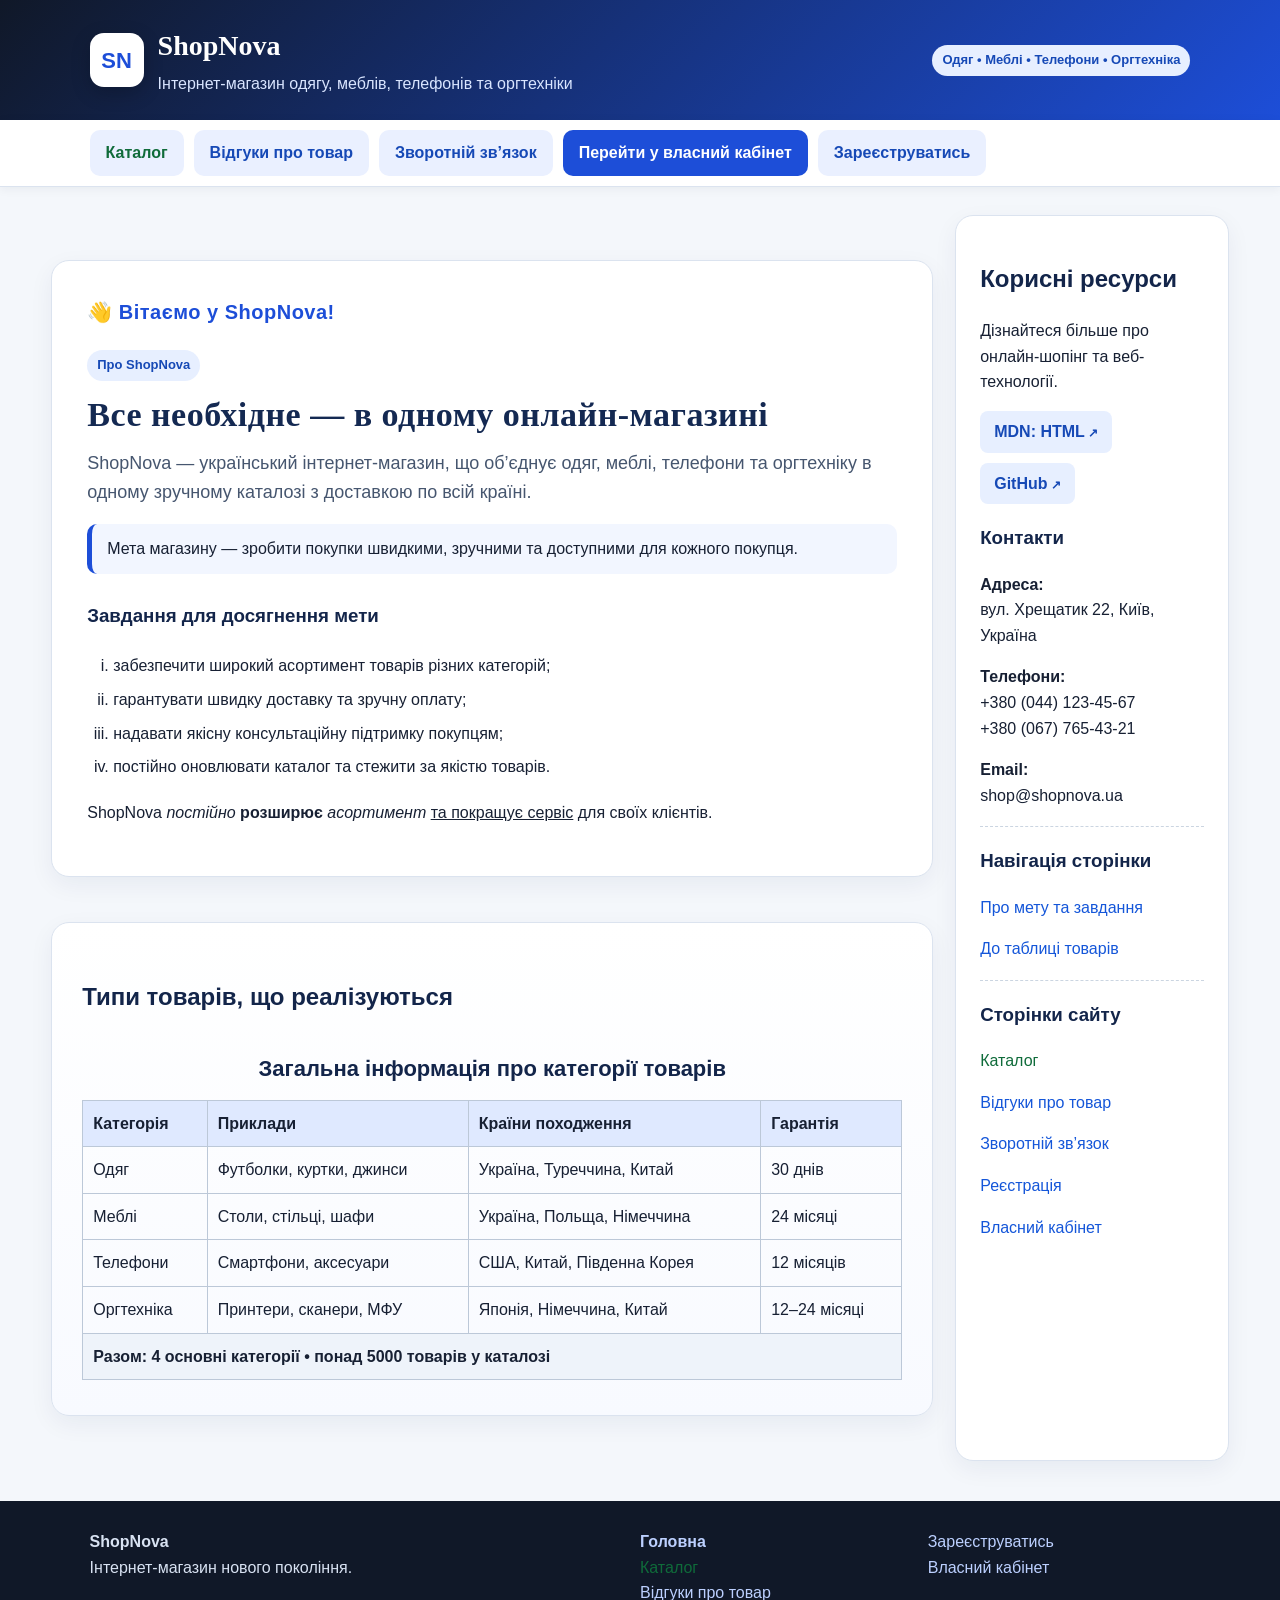
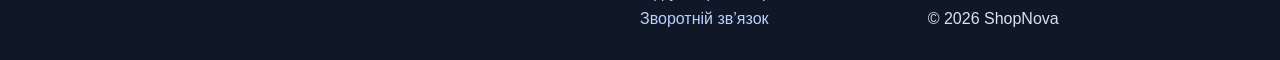
<file: index.html>
<!DOCTYPE html>
<html lang="uk">
<head>
    <meta charset="UTF-8">
    <meta name="viewport" content="width=device-width, initial-scale=1.0">
    <title>ShopNova — Інтернет-магазин</title>
    <link rel="stylesheet" href="style.css">
    <style>
        .hero h2 {
            letter-spacing: 0.5px;
        }

        #types {
            background: linear-gradient(180deg, #ffffff, #f8faff);
        }

        header {
            overflow: hidden;
        }

        .hero-falling {
            position: absolute;
            inset: 0;
            pointer-events: none;
            z-index: 0;
        }

            .hero-falling .falling-item {
                position: absolute;
                top: -60px;
                height: 38px;
                width: auto;
                border-radius: 8px;
                object-fit: cover;
                opacity: 0;
                will-change: transform, opacity;
                animation: fallDown linear forwards;
                box-shadow: 0 6px 16px rgba(0, 0, 0, .3);
            }

        @keyframes fallDown {
            0% {
                transform: translateY(0) rotate(0deg);
                opacity: 0;
            }

            10% {
                opacity: .95;
            }

            100% {
                transform: translateY(140vh) rotate(360deg);
                opacity: 0;
            }
        }

        header .brand,
        header .pill {
            position: relative;
            z-index: 1;
        }
    </style>
</head>
<body>

    <header>
        <div class="hero-falling" id="heroFalling" aria-hidden="true"></div>

        <div class="brand">
            <div class="logo" aria-label="Логотип ShopNova">SN</div>
            <div>
                <h1>ShopNova</h1>
                <p>Інтернет-магазин одягу, меблів, телефонів та оргтехніки</p>
            </div>
        </div>
        <span class="pill">Одяг • Меблі • Телефони • Оргтехніка</span>
    </header>

    <nav aria-label="Головне меню">
        <a href="catalog.html">Каталог</a>
        <a href="reviews.html">Відгуки про товар</a>
        <a href="feedback.html">Зворотній зв’язок</a>
        <a class="btn primary" href="cabinet.html">Перейти у власний кабінет</a>
        <a class="btn" href="register.html">Зареєструватись</a>
    </nav>

    <main>
        <div>
            <article id="goal">
                <section class="hero">
                    <span class="pill">Про ShopNova</span>
                    <h2>Все необхідне — в одному онлайн-магазині</h2>
                    <p class="lead">
                        ShopNova — український інтернет-магазин, що об’єднує
                        одяг, меблі, телефони та оргтехніку в одному зручному
                        каталозі з доставкою по всій країні.
                    </p>
                    <div class="note">
                        Мета магазину — зробити покупки швидкими, зручними
                        та доступними для кожного покупця.
                    </div>
                </section>

                <h3>Завдання для досягнення мети</h3>
                <ol type="i">
                    <li>забезпечити широкий асортимент товарів різних категорій;</li>
                    <li>гарантувати швидку доставку та зручну оплату;</li>
                    <li>надавати якісну консультаційну підтримку покупцям;</li>
                    <li>постійно оновлювати каталог та стежити за якістю товарів.</li>
                </ol>

                <p>
                    <span>ShopNova</span>
                    <i>постійно</i>
                    <b>розширює</b>
                    <em>асортимент</em>
                    <u>та покращує сервіс</u>
                    для своїх клієнтів.
                </p>
            </article>

            <article id="types">
                <h2>Типи товарів, що реалізуються</h2>
                <div class="table-wrap">
                    <table class="founders">
                        <caption>Загальна інформація про категорії товарів</caption>
                        <thead>
                            <tr>
                                <th>Категорія</th>
                                <th>Приклади</th>
                                <th>Країни походження</th>
                                <th>Гарантія</th>
                            </tr>
                        </thead>
                        <tbody>
                            <tr>
                                <td>Одяг</td>
                                <td>Футболки, куртки, джинси</td>
                                <td>Україна, Туреччина, Китай</td>
                                <td>30 днів</td>
                            </tr>
                            <tr>
                                <td>Меблі</td>
                                <td>Столи, стільці, шафи</td>
                                <td>Україна, Польща, Німеччина</td>
                                <td>24 місяці</td>
                            </tr>
                            <tr>
                                <td>Телефони</td>
                                <td>Смартфони, аксесуари</td>
                                <td>США, Китай, Південна Корея</td>
                                <td>12 місяців</td>
                            </tr>
                            <tr>
                                <td>Оргтехніка</td>
                                <td>Принтери, сканери, МФУ</td>
                                <td>Японія, Німеччина, Китай</td>
                                <td>12–24 місяці</td>
                            </tr>
                        </tbody>
                        <tfoot>
                            <tr>
                                <td colspan="4">
                                    Разом: 4 основні категорії • понад 5000 товарів у каталозі
                                </td>
                            </tr>
                        </tfoot>
                    </table>
                </div>
            </article>
        </div>

        <aside>
            <h2>Корисні ресурси</h2>
            <p>Дізнайтеся більше про онлайн-шопінг та веб-технології.</p>
            <div class="links">
                <a href="https://developer.mozilla.org/uk/docs/Web/HTML" target="_blank" rel="noopener noreferrer">MDN: HTML</a>
                <a href="https://github.com/Drinoar/frontendlab4" target="_blank" rel="noopener noreferrer">GitHub</a>
            </div>

           
            <h3>Контакти</h3>
            <p><b>Адреса:</b><br>вул. Хрещатик 22, Київ, Україна</p>
            <p><b>Телефони:</b><br>+380 (044) 123-45-67<br>+380 (067) 765-43-21</p>
            <p><b>Email:</b><br>shop@shopnova.ua</p>
            <hr>
            <h3>Навігація сторінки</h3>
            <p><a href="#goal">Про мету та завдання</a></p>
            <p><a href="#types">До таблиці товарів</a></p>
            <hr>
            <h3>Сторінки сайту</h3>
            <p><a href="catalog.html">Каталог</a></p>
            <p><a href="reviews.html">Відгуки про товар</a></p>
            <p><a href="feedback.html">Зворотній зв’язок</a></p>
            <p><a href="register.html">Реєстрація</a></p>
            <p><a href="cabinet.html">Власний кабінет</a></p>
        </aside>
    </main>

    <footer>
        <div class="footer-grid">
            <div>
                <strong>ShopNova</strong><br>
                Інтернет-магазин нового покоління.
            </div>
            <div>
                <a href="index.html">Головна</a><br>
                <a href="catalog.html">Каталог</a><br>
                <a href="reviews.html">Відгуки про товар</a><br>
                <a href="feedback.html">Зворотній зв’язок</a>
            </div>
            <div>
                <a href="register.html">Зареєструватись</a><br>
                <a href="cabinet.html">Власний кабінет</a><br><br>
                © 2026 ShopNova
            </div>
        </div>
    </footer>

    <script>
        (function () {
            const container = document.getElementById("heroFalling");
            if (!container) return;

            const images = [
                "https://images.unsplash.com/photo-1521572163474-6864f9cf17ab?auto=format&fit=crop&w=200&q=60",
                "https://images.unsplash.com/photo-1555041469-a586c61ea9bc?auto=format&fit=crop&w=200&q=60",
                "https://images.unsplash.com/photo-1511707171634-5f897ff02aa9?auto=format&fit=crop&w=200&q=60",
                "https://images.unsplash.com/photo-1612815154858-60aa4c59eaa6?auto=format&fit=crop&w=200&q=60",
                "https://images.unsplash.com/photo-1542291026-7eec264c27ff?auto=format&fit=crop&w=200&q=60",
                "https://images.unsplash.com/photo-1523275335684-37898b6baf30?auto=format&fit=crop&w=200&q=60"
            ];

            function spawn() {
                const img = document.createElement("img");
                img.src = images[Math.floor(Math.random() * images.length)];
                img.alt = "";
                img.className = "falling-item";

                const headerWidth = container.clientWidth || 800;
                img.style.left = Math.random() * Math.max(headerWidth - 60, 0) + "px";

                const duration = 4 + Math.random() * 4;
                img.style.animationDuration = duration + "s";

                container.appendChild(img);

                img.addEventListener("animationend", () => img.remove());
            }

            spawn();
            setInterval(spawn, 900);
        })();
    </script>

</body>
</html>
</file>
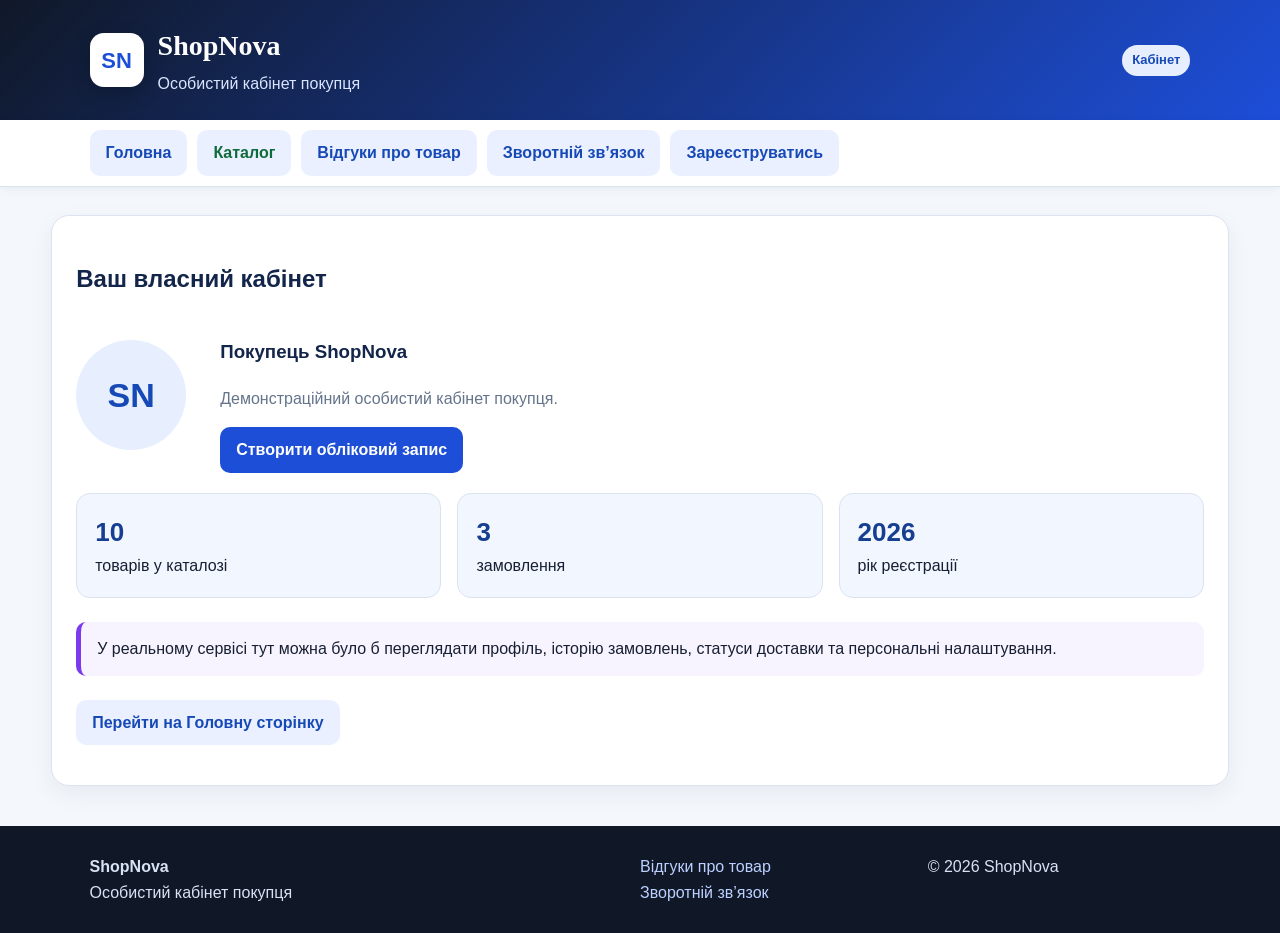
<file: cabinet.html>
<!DOCTYPE html>
<html lang="uk">
<head>
    <meta charset="UTF-8">
    <meta name="viewport" content="width=device-width, initial-scale=1.0">
    <title>Власний кабінет — ShopNova</title>
    <link rel="stylesheet" href="style.css">
</head>
<body>
    <header>
        <div class="brand">
            <div class="logo">SN</div>
            <div>
                <h1>ShopNova</h1>
                <p>Особистий кабінет покупця</p>
            </div>
        </div>
        <span class="pill">Кабінет</span>
    </header>

    <nav aria-label="Навігація">
        <a href="index.html">Головна</a>
        <a href="catalog.html">Каталог</a>
        <a href="reviews.html">Відгуки про товар</a>
        <a href="feedback.html">Зворотній зв’язок</a>
        <a class="btn" href="register.html">Зареєструватись</a>
    </nav>

    <main class="full">
        <article>
            <h2>Ваш власний кабінет</h2>
            <div class="profile-card">
                <div class="avatar">SN</div>
                <div>
                    <h3>Покупець ShopNova</h3>
                    <p class="muted">Демонстраційний особистий кабінет покупця.</p>
                    <a href="register.html" class="btn primary">Створити обліковий запис</a>
                </div>
            </div>

            <div class="account-box">
                <div class="stat"><strong>10</strong>товарів у каталозі</div>
                <div class="stat"><strong>3</strong>замовлення</div>
                <div class="stat"><strong>2026</strong>рік реєстрації</div>
            </div>

            <div class="register-note" style="margin-top:24px">
                У реальному сервісі тут можна було б переглядати профіль,
                історію замовлень, статуси доставки та персональні налаштування.
            </div>

            <p style="margin-top:24px">
                <a class="btn" href="index.html">Перейти на Головну сторінку</a>
            </p>
        </article>
    </main>

    <footer>
        <div class="footer-grid">
            <div><strong>ShopNova</strong><br>Особистий кабінет покупця</div>
            <div>
                <a href="reviews.html">Відгуки про товар</a><br>
                <a href="feedback.html">Зворотній зв’язок</a>
            </div>
            <div>© 2026 ShopNova</div>
            </
</file>
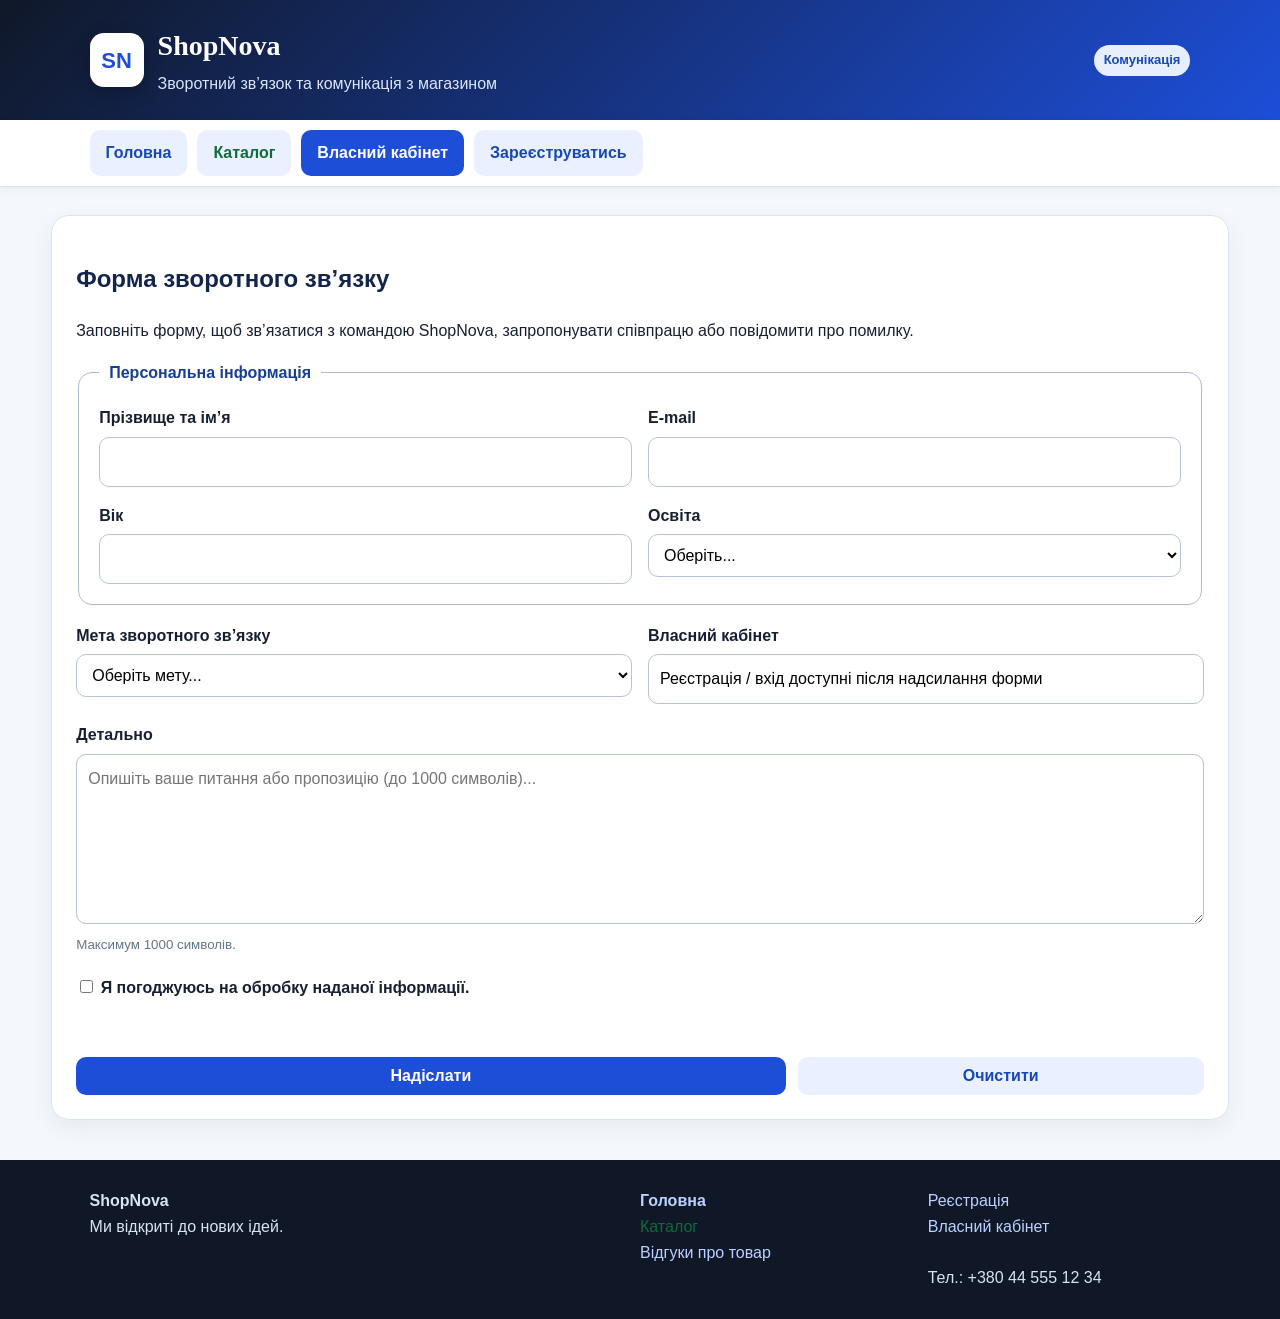
<file: feedback.html>
<!DOCTYPE html>
<html lang="uk">
<head>
    <meta charset="UTF-8">
    <meta name="viewport" content="width=device-width, initial-scale=1.0">
    <title>Зворотний зв’язок — ShopNova</title>
    <link rel="stylesheet" href="style.css">
    <style>
        .details-wrap {
            position: relative;
        }

        #details:hover {
            background: #fff8e1;
            border: 2px solid #f59e0b;
            box-shadow: 0 8px 20px rgba(245, 158, 11, .45);
        }

        .details-tooltip {
            position: absolute;
            top: 50%;
            left: calc(100% + 14px);
            transform: translateY(-50%) translateX(-8px);
            width: 250px;
            padding: 12px 14px;
            background: #13254a;
            color: #fff;
            border-radius: 10px;
            font-size: 14px;
            line-height: 1.4;
            box-shadow: 0 8px 20px rgba(0, 0, 0, .25);
            opacity: 0;
            pointer-events: none;
            transition: opacity .25s ease, transform .25s ease;
            z-index: 20;
        }

            .details-tooltip::before {
                content: "";
                position: absolute;
                top: 50%;
                left: -8px;
                transform: translateY(-50%);
                border: 8px solid transparent;
                border-right-color: #13254a;
            }

        .details-wrap:hover .details-tooltip {
            opacity: 1;
            transform: translateY(-50%) translateX(0);
        }

        @media (max-width: 900px) {
            .details-tooltip {
                position: static;
                transform: none;
                width: auto;
                margin-top: 10px;
                opacity: 1;
            }

                .details-tooltip::before {
                    display: none;
                }

            .details-wrap:hover .details-tooltip {
                transform: none;
            }
        }
    </style>
</head>
<body>

    <header>
        <div class="brand">
            <div class="logo" aria-label="Логотип ShopNova">SN</div>
            <div>
                <h1>ShopNova</h1>
                <p>Зворотний зв’язок та комунікація з магазином</p>
            </div>
        </div>
        <span class="pill">Комунікація</span>
    </header>

    <nav aria-label="Навігація">
        <a href="index.html">Головна</a>
        <a href="catalog.html">Каталог</a>
        <a class="btn primary" href="cabinet.html">Власний кабінет</a>
        <a class="btn" href="register.html">Зареєструватись</a>
    </nav>

    <main class="full">
        <article>
            <h2>Форма зворотного зв’язку</h2>
            <p class="lead">
                Заповніть форму, щоб зв’язатися з командою ShopNova,
                запропонувати співпрацю або повідомити про помилку.
            </p>

            <form id="feedbackForm" action="#" method="post" novalidate>
                <fieldset>
                    <legend>Персональна інформація</legend>

                    <div class="grid2">
                        <div class="field">
                            <label for="fullname">Прізвище та ім’я</label>
                            <input id="fullname" name="fullname" type="text" minlength="3" required>
                        </div>

                        <div class="field">
                            <label for="email">E-mail</label>
                            <input id="email" name="email" type="email" required>
                        </div>

                        <div class="field">
                            <label for="age">Вік</label>
                            <input id="age" name="age" type="number" min="14" max="120" required>
                        </div>

                        <div class="field">
                            <label for="education">Освіта</label>
                            <select id="education" name="education" required>
                                <option value="">Оберіть...</option>
                                <option value="повна">повна</option>
                                <option value="неповна">неповна</option>
                                <option value="вища">вища</option>
                                <option value="професійна">професійна</option>
                            </select>
                        </div>
                    </div>
                </fieldset>

                <div class="grid2">
                    <div class="field">
                        <label for="purpose">Мета зворотного зв’язку</label>
                        <select id="purpose" name="purpose" required>
                            <option value="">Оберіть мету...</option>
                            <option value="співпраця">співпраця</option>
                            <option value="скарга">скарга на порушення права власності</option>
                            <option value="пропозиція">пропозиція</option>
                            <option value="помилка">наявність помилки</option>
                        </select>
                    </div>

                    <div class="field">
                        <label for="cabinet">Власний кабінет</label>
                        <input id="cabinet" name="cabinet" type="text"
                               value="Реєстрація / вхід доступні після надсилання форми" readonly>
                    </div>
                </div>

                <div class="field">
                    <label for="details">Детально</label>
                    <div class="details-wrap">
                        <textarea id="details" name="details" maxlength="1000"
                                  placeholder="Опишіть ваше питання або пропозицію (до 1000 символів)..."
                                  required></textarea>
                        <div class="details-tooltip" role="tooltip">
                            Ваша думка для нас важлива! Конкретизуйте мету звернення, будь ласка.
                        </div>
                    </div>
                    <small class="muted">Максимум 1000 символів.</small>
                </div>

                <label>
                    <input type="checkbox" id="consent" name="consent" required>
                    Я погоджуюсь на обробку наданої інформації.
                </label>

                <div id="form-message" style="margin-top: 15px; font-weight: bold;"></div>

                <div class="actions">
                    <button class="btn primary" type="submit">Надіслати</button>
                    <button class="btn" type="reset">Очистити</button>
                </div>
            </form>
        </article>
    </main>

    <footer>
        <div class="footer-grid">
            <div>
                <strong>ShopNova</strong><br>
                Ми відкриті до нових ідей.
            </div>
            <div>
                <a href="index.html">Головна</a><br>
                <a href="catalog.html">Каталог</a><br>
                <a href="reviews.html">Відгуки про товар</a>
            </div>
            <div>
                <a href="register.html">Реєстрація</a><br>
                <a href="cabinet.html">Власний кабінет</a><br><br>
                Тел.: +380 44 555 12 34
            </div>
        </div>
    </footer>

    <script>
        document.getElementById("feedbackForm").addEventListener("submit", function (event) {
            event.preventDefault();

            const fullname = document.getElementById("fullname").value.trim();
            const email = document.getElementById("email").value.trim();
            const age = Number(document.getElementById("age").value);
            const education = document.getElementById("education").value;
            const purpose = document.getElementById("purpose").value;
            const details = document.getElementById("details").value.trim();
            const consent = document.getElementById("consent").checked;
            const message = document.getElementById("form-message");

            message.textContent = "";

            const namePattern = /^[А-ЯІЇЄҐа-яіїєґA-Za-z' -]+$/;

            if (fullname.length < 3) {
                message.textContent = "Помилка: прізвище та ім’я повинні містити не менше 3 символів.";
                return;
            }
            if (!namePattern.test(fullname)) {
                message.textContent = "Помилка: прізвище та ім’я не повинні містити цифр або спеціальних символів.";
                return;
            }

            const emailPattern = /^[^\s@]+@[^\s@]+\.[^\s@]+$/;
            if (!emailPattern.test(email)) {
                message.textContent = "Помилка: введіть коректний E-mail.";
                return;
            }

            if (isNaN(age) || age < 14 || age > 120) {
                message.textContent = "Помилка: вік повинен бути від 14 до 120 років.";
                return;
            }

            if (education === "") {
                message.textContent = "Помилка: виберіть рівень освіти.";
                return;
            }

            if (purpose === "") {
                message.textContent = "Помилка: виберіть мету зворотного зв’язку.";
                return;
            }

            if (details.length === 0) {
                message.textContent = "Помилка: заповніть поле «Детально».";
                return;
            }
            if (details.length > 1000) {
                message.textContent = "Помилка: текст не повинен перевищувати 1000 символів.";
                return;
            }

            if (!consent) {
                message.textContent = "Помилка: необхідно погодитися на обробку інформації.";
                return;
            }

            message.textContent = "Форму успішно перевірено та надіслано!";
        });

        document.getElementById("feedbackForm").addEventListener("reset", function () {
            document.getElementById("form-message").textContent = "";
        });
    </script>

</body>
</html>
</file>
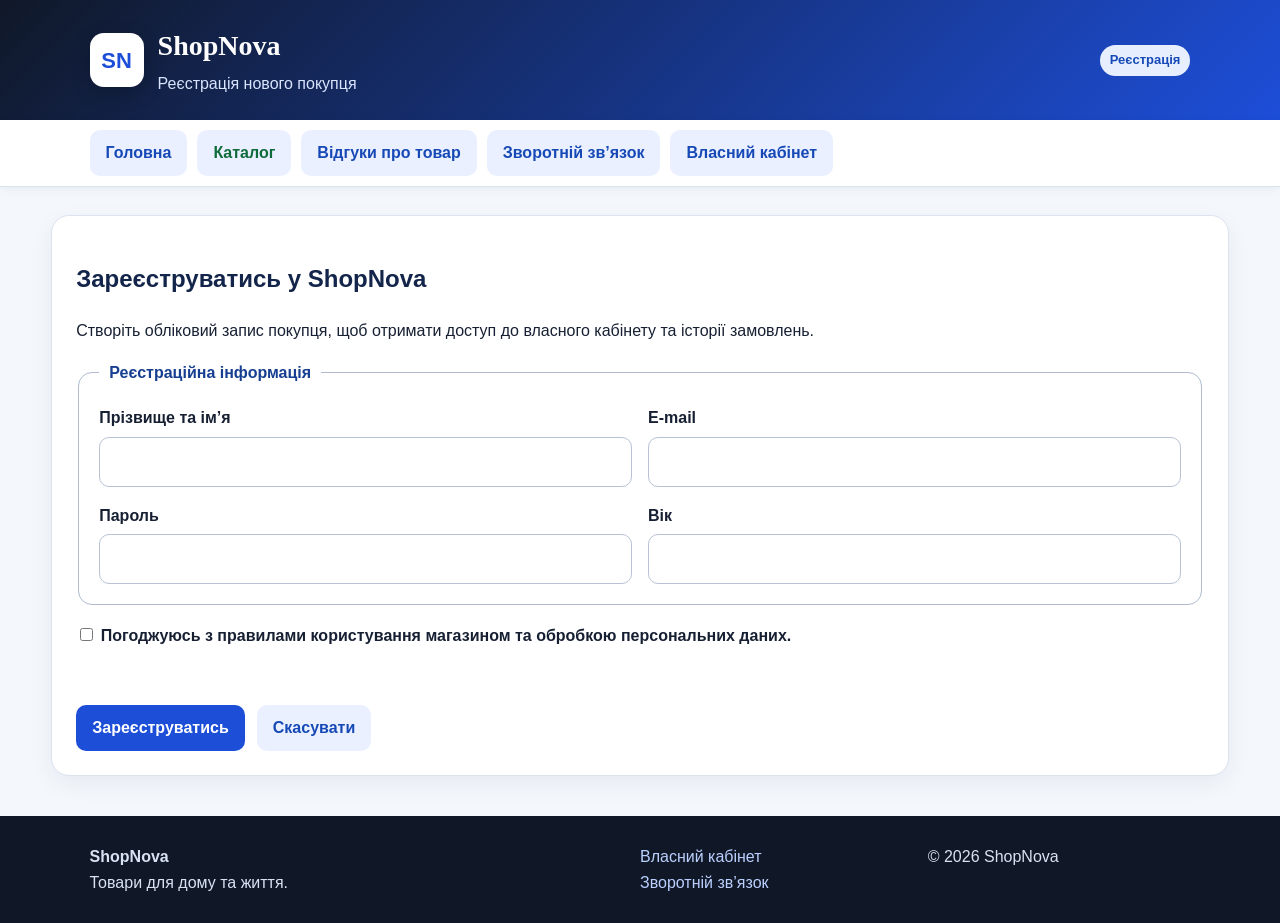
<file: register.html>
<!DOCTYPE html>
<html lang="uk">

<head>
    <meta charset="UTF-8">
    <meta name="viewport" content="width=device-width, initial-scale=1.0">

    <title>Реєстрація — ShopNova</title>

    <link rel="stylesheet" href="style.css">
</head>

<body>

    <header>

        <div class="brand">

            <div class="logo">
                SN
            </div>

            <div>
                <h1>ShopNova</h1>
                <p>Реєстрація нового покупця</p>
            </div>

        </div>

        <span class="pill">
            Реєстрація
        </span>

    </header>


    <nav aria-label="Навігація">

        <a href="index.html">
            Головна
        </a>

        <a href="catalog.html">
            Каталог
        </a>

        <a href="reviews.html">
            Відгуки про товар
        </a>

        <a href="feedback.html">
            Зворотній зв’язок
        </a>

        <a class="btn" href="cabinet.html">
            Власний кабінет
        </a>

       
        <a class="btn active-page" href="register.html">
            Зареєструватись
        </a>

    </nav>


    <main class="full">

        <article>

            <h2>
                Зареєструватись у ShopNova
            </h2>

            <p class="lead">
                Створіть обліковий запис покупця,
                щоб отримати доступ до власного кабінету
                та історії замовлень.
            </p>


            <form id="registrationForm"
                  action="cabinet.html"
                  method="get"
                  novalidate>

                <fieldset>

                    <legend>
                        Реєстраційна інформація
                    </legend>


                    <div class="grid2">


                        <div class="field">

                            <label for="reg-name">
                                Прізвище та ім’я
                            </label>

                            <input id="reg-name"
                                   name="name"
                                   type="text"
                                   minlength="3"
                                   required>

                        </div>


                        <div class="field">

                            <label for="reg-email">
                                E-mail
                            </label>

                            <input id="reg-email"
                                   name="email"
                                   type="email"
                                   required>

                        </div>


                        <div class="field">

                            <label for="reg-password">
                                Пароль
                            </label>

                            <input id="reg-password"
                                   name="password"
                                   type="password"
                                   minlength="6"
                                   required>

                        </div>



                        <div class="field">

                            <label for="reg-age">
                                Вік
                            </label>

                            <input id="reg-age"
                                   name="age"
                                   type="number"
                                   min="14"
                                   max="120"
                                   required>

                        </div>

                    </div>

                </fieldset>



                <label>

                    <input id="agreement"
                           type="checkbox"
                           required>

                    Погоджуюсь з правилами користування
                    магазином та обробкою персональних даних.

                </label>



                <div id="form-message"
                     style="margin-top: 15px; font-weight: bold;"></div>



                <div class="actions">

                    <button class="btn primary"
                            type="submit">
                        Зареєструватись
                    </button>


                    <a class="btn"
                       href="index.html">
                        Скасувати
                    </a>

                </div>

            </form>

        </article>

    </main>


    <footer>

        <div class="footer-grid">


            <div>

                <strong>
                    ShopNova
                </strong>

                <br>

                Товари для дому та життя.

            </div>


            <div>

                <a href="cabinet.html">
                    Власний кабінет
                </a>

                <br>

                <a href="feedback.html">
                    Зворотній зв’язок
                </a>

            </div>


            <div>
                © 2026 ShopNova
            </div>

        </div>

    </footer>


    <script>

        document
            .getElementById("registrationForm")
            .addEventListener("submit", function (event) {

                event.preventDefault();


                const name =
                    document
                        .getElementById("reg-name")
                        .value
                        .trim();


                const email =
                    document
                        .getElementById("reg-email")
                        .value
                        .trim();


                const password =
                    document
                        .getElementById("reg-password")
                        .value;


                const age =
                    Number(
                        document
                            .getElementById("reg-age")
                            .value
                    );


                const agreement =
                    document
                        .getElementById("agreement")
                        .checked;


                const message =
                    document
                        .getElementById("form-message");


                message.textContent = "";



              
                const namePattern =
                    /^[А-ЯІЇЄҐа-яіїєґA-Za-z' -]+$/;


                if (name.length === 0) {

                    message.textContent =
                        "Помилка: введіть прізвище та ім’я.";

                    return;
                }


                if (name.length < 3) {

                    message.textContent =
                        "Помилка: прізвище та ім’я повинні містити не менше 3 символів.";

                    return;
                }


                if (!namePattern.test(name)) {

                    message.textContent =
                        "Помилка: прізвище та ім’я не повинні містити цифр або спеціальних символів.";

                    return;
                }



                
                const emailPattern =
                    /^[^\s@]+@[^\s@]+\.[^\s@]+$/;


                if (email.length === 0) {

                    message.textContent =
                        "Помилка: введіть E-mail.";

                    return;
                }


                if (!emailPattern.test(email)) {

                    message.textContent =
                        "Помилка: введіть коректний E-mail (наприклад, user@mail.com).";

                    return;
                }



               
                if (password.length === 0) {

                    message.textContent =
                        "Помилка: введіть пароль.";

                    return;
                }


                if (password.length < 6) {

                    message.textContent =
                        "Помилка: пароль повинен містити не менше 6 символів.";

                    return;
                }


                if (password.length > 32) {

                    message.textContent =
                        "Помилка: пароль не повинен перевищувати 32 символи.";

                    return;
                }



              
                if (
                    isNaN(age) ||
                    age < 14 ||
                    age > 120
                ) {

                    message.textContent =
                        "Помилка: вік повинен бути від 14 до 120 років.";

                    return;
                }



                
                if (!agreement) {

                    message.textContent =
                        "Помилка: необхідно погодитися з правилами користування магазином.";

                    return;
                }



                /* Успішна реєстрація */
                message.textContent =
                    "Реєстрація успішна! Зачекайте, будь ласка…";



                setTimeout(function () {

                    window.location.href =
                        "cabinet.html";

                }, 1500);

            });



        
        document
            .getElementById("registrationForm")
            .addEventListener("reset", function () {

                document.getElementById("form-message").textContent = "";

            });

    </script>


</body>

</html>
</file>
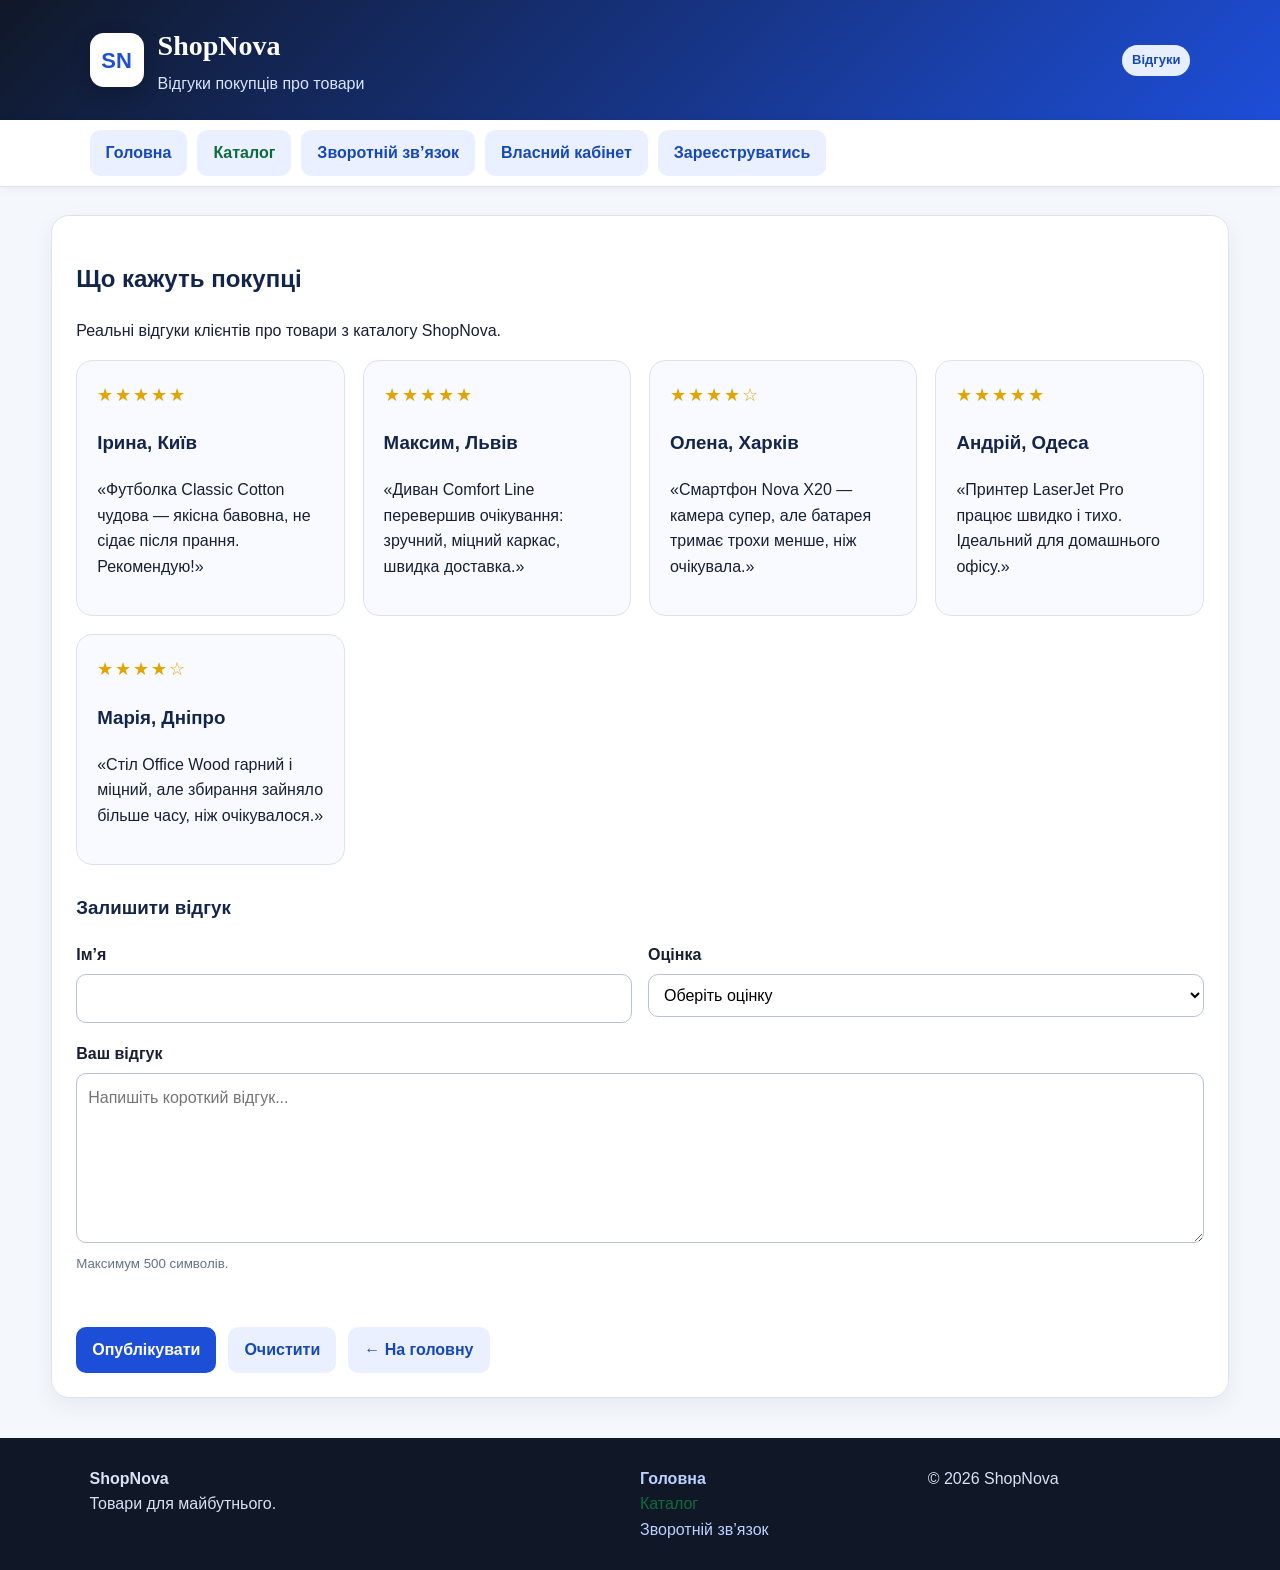
<file: reviews.html>
<!DOCTYPE html>
<html lang="uk">
<head>
    <meta charset="UTF-8">
    <meta name="viewport" content="width=device-width, initial-scale=1.0">
    <title>Відгуки про товар — ShopNova</title>
    <link rel="stylesheet" href="style.css">
</head>
<body>
    <header>
        <div class="brand">
            <div class="logo">SN</div>
            <div>
                <h1>ShopNova</h1>
                <p>Відгуки покупців про товари</p>
            </div>
        </div>
        <span class="pill">Відгуки</span>
    </header>

    <nav aria-label="Навігація">
        <a href="index.html">Головна</a>
        <a href="catalog.html">Каталог</a>
        <a href="feedback.html">Зворотній зв’язок</a>
        <a class="btn" href="cabinet.html">Власний кабінет</a>
        <a class="btn" href="register.html">Зареєструватись</a>
    </nav>

    <main class="full">
        <article>
            <h2>Що кажуть покупці</h2>
            <p class="lead">Реальні відгуки клієнтів про товари з каталогу ShopNova.</p>

            <div class="review-grid">
                <section class="review">
                    <div class="stars">★★★★★</div>
                    <h3>Ірина, Київ</h3>
                    <p>«Футболка Classic Cotton чудова — якісна бавовна, не сідає після прання. Рекомендую!»</p>
                </section>
                <section class="review">
                    <div class="stars">★★★★★</div>
                    <h3>Максим, Львів</h3>
                    <p>«Диван Comfort Line перевершив очікування: зручний, міцний каркас, швидка доставка.»</p>
                </section>
                <section class="review">
                    <div class="stars">★★★★☆</div>
                    <h3>Олена, Харків</h3>
                    <p>«Смартфон Nova X20 — камера супер, але батарея тримає трохи менше, ніж очікувала.»</p>
                </section>
                <section class="review">
                    <div class="stars">★★★★★</div>
                    <h3>Андрій, Одеса</h3>
                    <p>«Принтер LaserJet Pro працює швидко і тихо. Ідеальний для домашнього офісу.»</p>
                </section>
                <section class="review">
                    <div class="stars">★★★★☆</div>
                    <h3>Марія, Дніпро</h3>
                    <p>«Стіл Office Wood гарний і міцний, але збирання зайняло більше часу, ніж очікувалося.»</p>
                </section>
            </div>

            <section style="margin-top:28px">
                <h3>Залишити відгук</h3>
                <form id="reviewForm" action="#" method="post" novalidate>
                    <div class="grid2">
                        <div class="field">
                            <label for="review-name">Ім’я</label>
                            <input id="review-name" name="review-name" type="text" minlength="2" required>
                        </div>
                        <div class="field">
                            <label for="review-rating">Оцінка</label>
                            <select id="review-rating" name="review-rating" required>
                                <option value="">Оберіть оцінку</option>
                                <option value="5">5 — відмінно</option>
                                <option value="4">4 — добре</option>
                                <option value="3">3 — задовільно</option>
                                <option value="2">2 — потребує покращення</option>
                                <option value="1">1 — незадовільно</option>
                            </select>
                        </div>
                    </div>
                    <div class="field">
                        <label for="review-text">Ваш відгук</label>
                        <textarea id="review-text" name="review-text" maxlength="500" placeholder="Напишіть короткий відгук..." required></textarea>
                        <small class="muted">Максимум 500 символів.</small>
                    </div>

                    <div id="review-message" style="margin-top: 15px; font-weight: bold;"></div>

                    <div class="actions">
                        <button class="btn primary" type="submit">Опублікувати</button>
                        <button class="btn" type="reset">Очистити</button>
                        <a class="btn" href="index.html">← На головну</a>
                    </div>
                </form>
            </section>
        </article>
    </main>

    <footer>
        <div class="footer-grid">
            <div><strong>ShopNova</strong><br>Товари для майбутнього.</div>
            <div>
                <a href="index.html">Головна</a><br>
                <a href="catalog.html">Каталог</a><br>
                <a href="feedback.html">Зворотній зв’язок</a>
            </div>
            <div>© 2026 ShopNova</div>
        </div>
    </footer>

    <script>
    document
            .getElementById("reviewForm")
            .addEventListener("submit", function (event) {

                event.preventDefault();

                const name =
                    document.getElementById("review-name").value.trim();

                const rating =
                    document.getElementById("review-rating").value;

                const text =
                    document.getElementById("review-text").value.trim();

                const message =
                    document.getElementById("review-message");

                message.textContent = "";


                const namePattern =
                    /^[А-ЯІЇЄҐа-яіїєґA-Za-z' -]+$/;

                if (name.length < 2) {
                    message.textContent =
                        "Помилка: ім’я повинно містити не менше 2 символів.";
                    return;
                }

                if (!namePattern.test(name)) {
                    message.textContent =
                        "Помилка: ім’я не повинно містити цифр або спеціальних символів.";
                    return;
                }


                if (rating === "") {
                    message.textContent =
                        "Помилка: будь ласка, оберіть оцінку.";
                    return;
                }

                if (Number(rating) < 1 || Number(rating) > 5) {
                    message.textContent =
                        "Помилка: оцінка повинна бути від 1 до 5.";
                    return;
                }


                if (text.length === 0) {
                    message.textContent =
                        "Помилка: будь ласка, напишіть текст відгуку.";
                    return;
                }

                if (text.length < 10) {
                    message.textContent =
                        "Помилка: відгук повинен містити не менше 10 символів.";
                    return;
                }

                if (text.length > 500) {
                    message.textContent =
                        "Помилка: відгук не повинен перевищувати 500 символів.";
                    return;
                }


                message.textContent =
                    "Дякуємо! Ваш відгук буде опубліковано після перевірки модератором.";

                document.getElementById("reviewForm").reset();
            });


        document
            .getElementById("reviewForm")
            .addEventListener("reset", function () {
                document.getElementById("review-message").textContent = "";
            });</script>

</body>
</html>
</file>
<file: style.css>
* {
    box-sizing: border-box;
}

html {
    scroll-behavior: smooth;
}

body {
    margin: 0;
    font-family: 'Segoe UI', Tahoma, sans-serif;
    background: #f4f7fb;
    color: #172033;
    line-height: 1.6;
}

a {
    color: #1456d9;
    text-decoration: none;
}

    a:hover {
        text-decoration: underline;
    }

    a[target="_blank"] {
        background: #e7efff;
        padding: 8px 14px;
        border-radius: 8px;
        font-weight: 700;
        color: #1649b6;
    }

        a[target="_blank"]::after {
            content: " ↗";
            font-size: 12px;
        }

    a[href*="index"] {
        font-weight: 700;
    }

    a[href*="catalog"] {
        color: #0f6b3a;
    }

nav a {
    display: inline-block;
    padding: 10px 16px;
    border-radius: 10px;
    background: #eaf0ff;
    color: #1649b6;
    font-weight: 700;
    transition: background 0.3s ease, color 0.3s ease;
}

    nav a:hover {
        background: #dbe7ff;
        text-decoration: none;
    }

.brand > div:last-child {
    display: flex;
    flex-direction: column;
    min-width: 0;
}

h2 + p {
    margin-top: 4px;
}

h3 ~ ul {
    padding-left: 26px;
}

header {
    background: linear-gradient(135deg, #101828, #1d4ed8);
    color: #fff;
    padding: 24px 7%;
    display: flex;
    justify-content: space-between;
    align-items: center;
    gap: 20px;
    flex-wrap: wrap;
    position: relative;
    min-height: 110px;
}

    header .brand {
        position: static;
        padding: 0;
        display: flex;
        align-items: center;
        gap: 14px;
        flex: 1 1 auto;
        min-width: 0;
        z-index: 1;
        animation: fadeInDown 0.8s ease;
    }

        header .brand h1,
        header .brand p {
            white-space: nowrap;
            overflow: hidden;
            text-overflow: ellipsis;
        }

    header .pill {
        flex: 0 0 auto;
        z-index: 2;
        white-space: nowrap;
    }

@keyframes fadeInDown {
    from {
        opacity: 0;
        transform: translateY(-20px);
    }

    to {
        opacity: 1;
        transform: translateY(0);
    }
}

.logo {
    width: 54px;
    height: 54px;
    border-radius: 14px;
    background: #fff;
    color: #1d4ed8;
    display: grid;
    place-items: center;
    font-weight: 800;
    font-size: 22px;
    box-shadow: 0 6px 20px rgba(0, 0, 0, .2);
    transition: transform 0.4s ease, background 0.4s ease, color 0.4s ease;
    flex: 0 0 auto;
}

    .logo:hover {
        transform: rotate(360deg) scale(1.1);
        background: #1d4ed8;
        color: #fff;
    }

    .logo:active {
        transform: rotate(180deg) scale(0.9);
    }

header h1 {
    margin: 0;
    font-size: 28px;
    font-family: 'Georgia', 'Times New Roman', serif;
}

header p {
    margin: 2px 0 0;
    color: #d9e5ff;
}

nav {
    background: #fff;
    border-bottom: 1px solid #dbe3ef;
    padding: 10px 7%;
    display: flex;
    gap: 10px;
    flex-wrap: wrap;
    position: sticky;
    top: 0;
    z-index: 10;
    box-shadow: 0 2px 10px rgba(23, 32, 51, .06);
}

.btn {
    display: inline-block;
    padding: 10px 16px;
    border-radius: 10px;
    background: #eaf0ff;
    color: #1649b6;
    font-weight: 700;
    border: none;
    cursor: pointer;
    font-family: inherit;
    font-size: inherit;
    transition: background 0.3s ease, color 0.3s ease, box-shadow 0.3s ease;
}

    .btn:hover {
        background: #dbe7ff;
        text-decoration: none;
        box-shadow: 0 4px 12px rgba(29, 78, 216, 0.25);
    }

    .btn.primary {
        background: #1d4ed8;
        color: #fff;
        animation: pulse 3s ease-in-out infinite;
    }

        .btn.primary:hover {
            background: #163bb0;
            color: #fff;
            text-decoration: none;
            box-shadow: 0 6px 18px rgba(29, 78, 216, 0.45);
        }

        .btn.primary:active {
            transform: scale(0.96);
        }

@keyframes pulse {
    0%, 100% {
        box-shadow: 0 0 0 0 rgba(29, 78, 216, 0.5);
    }

    50% {
        box-shadow: 0 0 0 10px rgba(29, 78, 216, 0);
    }
}

main {
    width: min(1180px, 92%);
    margin: 28px auto;
    display: grid;
    grid-template-columns: 2fr 1fr;
    gap: 22px;
}

.full {
    grid-template-columns: 1fr;
}

article,
aside,
.card,
.project {
    background: #fff;
    border: 1px solid #dbe3ef;
    border-radius: 18px;
    box-shadow: 0 8px 25px rgba(20, 40, 80, .06);
}

article,
aside {
    padding: 24px;
}

h2,
h3 {
    color: #13254a;
}

#goal {
    margin: 45px 0;
    padding: 35px;
    position: relative;
}

    #goal .hero h2 {
        font-family: 'Georgia', serif;
        color: hsl(220, 60%, 20%);
    }

    #goal::before {
        content: "👋 Вітаємо у ShopNova!";
        display: block;
        font-size: 20px;
        font-weight: 700;
        color: rgb(29, 78, 216);
        margin-bottom: 12px;
        letter-spacing: 0.5px;
    }

#types {
    padding: 35px 30px;
    margin: 45px 0;
    transition: transform 0.35s ease, box-shadow 0.35s ease;
    position: relative;
    z-index: 1;
}

    #types:hover {
        transform: translateY(-2%);
        box-shadow: 0 14px 35px rgba(20, 40, 80, 0.15);
    }

.hero {
    padding: 10px 0 8px;
}

    .hero h2 {
        font-size: 34px;
        margin: .2em 0;
    }

    .hero .lead {
        font-size: 18px;
        color: #46566f;
    }

.pill {
    display: inline-block;
    background: #e7efff;
    color: #1649b6;
    padding: 5px 10px;
    border-radius: 999px;
    font-size: 13px;
    font-weight: 700;
}

ol[type="i"] {
    padding-left: 26px;
}

    ol[type="i"] li {
        padding: 4px 0;
        transition: transform 0.3s ease, color 0.3s ease;
    }

        ol[type="i"] li:hover {
            transform: translateX(6px);
            color: #1d4ed8;
        }

ul {
    padding-left: 22px;
}

aside hr {
    border: none;
    border-top: 1px dashed #cbd5e1;
    margin: 18px 0;
}

.links {
    display: flex;
    gap: 10px;
    flex-wrap: wrap;
    margin-top: 16px;
}

.table-wrap {
    overflow: auto;
}

.founders {
    width: 100%;
    border-collapse: collapse;
    min-width: 820px;
}

    .founders caption {
        caption-side: top;
        font-size: 22px;
        font-weight: 800;
        padding: 14px;
        color: #13254a;
    }

    .founders th,
    .founders td {
        border: 1px solid #bcc8d8;
        padding: 10px;
        text-align: left;
    }

    .founders thead th {
        background: #dfe9ff;
    }

    .founders tbody tr:hover {
        background: #f2f6ff;
    }

    .founders tfoot td {
        background: #eef3fa;
        font-weight: 700;
    }

.merge-h {
    background: #f4edff;
}

.merge-v {
    background: #fff5db;
}

aside p::selection,
aside b::selection {
    background: #ffecb3;
    color: #0f3d0f;
}

aside h3 + p {
    transition: font-size 2s ease, background 2s ease;
}

    aside h3 + p:active {
        font-size: 110%;
        background: rgba(29, 78, 216, 0.08);
    }

.note {
    border-left: 5px solid #1d4ed8;
    padding: 12px 15px;
    background: #f2f6ff;
    border-radius: 10px;
}

.muted {
    color: #64748b;
}

footer {
    margin-top: 40px;
    background: #101828;
    color: #d8e2f2;
    padding: 28px 7%;
}

.footer-grid {
    display: grid;
    grid-template-columns: 2fr 1fr 1fr;
    gap: 25px;
}

footer a {
    color: #bcd0ff;
}

.review-grid {
    display: grid;
    grid-template-columns: repeat(auto-fit, minmax(260px, 1fr));
    gap: 18px;
}

.review {
    padding: 20px;
    border: 1px solid #dbe3ef;
    border-radius: 16px;
    background: #f8faff;
    transition: transform 0.35s ease, box-shadow 0.35s ease;
}

    .review:hover {
        transform: translateY(-6px);
        box-shadow: 0 12px 24px rgba(20, 40, 80, 0.12);
    }

    .review .stars {
        letter-spacing: 2px;
        color: #e1a500;
        font-size: 18px;
    }

.profile-card {
    display: grid;
    grid-template-columns: 120px 1fr;
    gap: 24px;
    align-items: center;
}

.avatar {
    width: 110px;
    height: 110px;
    border-radius: 50%;
    background: #e7efff;
    color: #1649b6;
    display: grid;
    place-items: center;
    font-size: 34px;
    font-weight: 800;
}

.account-box {
    display: grid;
    grid-template-columns: repeat(auto-fit, minmax(220px, 1fr));
    gap: 16px;
    margin-top: 20px;
}

.stat {
    padding: 18px;
    border-radius: 14px;
    background: #f2f6ff;
    border: 1px solid #dbe3ef;
    transition: transform 0.3s ease;
}

    .stat:hover {
        transform: scale(1.04);
    }

    .stat strong {
        display: block;
        font-size: 26px;
        color: #163f91;
    }

.register-note {
    padding: 14px 16px;
    background: #f7f3ff;
    border-left: 5px solid #7c3aed;
    border-radius: 10px;
}

.project-grid {
    display: grid;
    grid-template-columns: repeat(auto-fit, minmax(280px, 1fr));
    gap: 18px;
}

.project {
    overflow: hidden;
    position: relative;
    border: 1px solid #0f6b3a;
    border-top: 3px dotted #0f6b3a;
    box-shadow: inset 0 0 12px rgba(15, 107, 58, 0.18);
    transition: box-shadow 0.35s ease, transform 0.35s ease;
}

    .project:hover {
        box-shadow: inset 0 0 22px rgba(15, 107, 58, 0.35);
        transform: translateY(-4px);
    }

    .project img {
        width: 100%;
        height: 180px;
        object-fit: cover;
        display: block;
        transition: filter 0.6s ease, transform 0.6s ease;
        filter: saturate(1) contrast(1);
    }

        .project img:hover {
            filter: sepia(0.85) contrast(1.15) brightness(0.9) saturate(0.6);
            transform: scale(1.03);
        }

    .project .content {
        padding: 18px;
    }

    .project h3 {
        font-weight: 900;
        font-size: 1.6em;
        font-style: italic;
        font-family: 'Georgia', serif;
        color: #0f3d0f;
        margin-top: 0;
    }

    .project .country {
        font-weight: 400;
        font-size: 0.95em;
        font-style: normal;
        color: #556b56;
        font-family: 'Segoe UI', sans-serif;
    }

    .project ul {
        margin-bottom: 0;
    }

        .project ul li {
            padding: 2px 0;
        }

    .project a:visited,
    main a:visited {
        color: #0f6b3a;
    }

#feedbackForm {
    display: flex;
    flex-flow: column nowrap;
    justify-content: flex-start;
    align-items: stretch;
    gap: 18px;
}

    #feedbackForm fieldset {
        border: 1px solid #aebbd0;
        border-radius: 14px;
        padding: 20px;
        display: flex;
        flex-flow: column wrap;
        gap: 12px;
    }

    #feedbackForm legend {
        padding: 0 10px;
        font-weight: 800;
        color: #163f91;
    }

    #feedbackForm .grid2 {
        display: flex;
        flex-flow: row wrap;
        gap: 16px;
        align-items: flex-start;
    }

        #feedbackForm .grid2 .field {
            flex: 1 1 45%;
            min-width: 220px;
        }

    #feedbackForm .field {
        order: 0;
        flex-grow: 1;
        flex-shrink: 1;
        align-self: stretch;
    }

    #feedbackForm label {
        font-weight: 700;
        display: block;
        margin-bottom: 6px;
    }

    #feedbackForm .field input,
    #feedbackForm .field select,
    #feedbackForm .field textarea {
        width: 100%;
        border: 1px solid #b7c3d5;
        border-radius: 10px;
        padding: 11px;
        font: inherit;
        background: #fff;
        transition: border-color 0.3s ease, box-shadow 0.3s ease;
    }

        #feedbackForm .field input:focus,
        #feedbackForm .field select:focus,
        #feedbackForm .field textarea:focus {
            outline: none;
            border-color: #1d4ed8;
            box-shadow: 0 0 0 3px rgba(29, 78, 216, 0.15);
        }

    #feedbackForm .field textarea {
        height: 170px;
        min-height: 120px;
        max-height: 170px;
        resize: vertical;
    }

    #feedbackForm .actions {
        display: flex;
        gap: 12px;
        flex-wrap: wrap;
        justify-content: flex-start;
        align-items: center;
    }

        #feedbackForm .actions button:first-child {
            order: -1;
            flex-grow: 2;
        }

        #feedbackForm .actions button:last-child {
            order: 1;
            flex-grow: 1;
            align-self: center;
        }

form {
    display: grid;
    gap: 18px;
}

fieldset {
    border: 1px solid #aebbd0;
    border-radius: 14px;
    padding: 20px;
}

legend {
    padding: 0 10px;
    font-weight: 800;
    color: #163f91;
}

label {
    font-weight: 700;
    display: block;
    margin-bottom: 6px;
}

.field input,
.field select,
.field textarea {
    width: 100%;
    border: 1px solid #b7c3d5;
    border-radius: 10px;
    padding: 11px;
    font: inherit;
    background: #fff;
}

    .field input:focus,
    .field select:focus,
    .field textarea:focus {
        outline: none;
        border-color: #1d4ed8;
        box-shadow: 0 0 0 3px rgba(29, 78, 216, 0.15);
    }

.field textarea {
    width: 100%;
    min-width: 100%;
    max-width: 100%;
    height: 170px;
    min-height: 120px;
    max-height: 170px;
    resize: vertical;
}

#details,
#review-text {
    overflow-y: auto;
    overflow-x: hidden;
}

.grid2 {
    display: grid;
    grid-template-columns: 1fr 1fr;
    gap: 16px;
}

.check-list {
    display: grid;
    gap: 8px;
}

    .check-list label {
        font-weight: 400;
        margin: 0;
    }

.actions {
    display: flex;
    gap: 12px;
    flex-wrap: wrap;
}

.active-page {
    display: none !important;
}

@media (max-width: 800px) {
    main {
        grid-template-columns: 1fr;
        margin-top: 28px;
    }

    .grid2,
    .footer-grid {
        grid-template-columns: 1fr;
    }

    header {
        padding: 20px 4%;
        min-height: auto;
    }

        header .brand {
            position: static;
            padding: 0;
            flex-wrap: wrap;
        }

            header .brand h1,
            header .brand p {
                white-space: normal;
            }

        header .pill {
            white-space: normal;
        }

    nav {
        padding: 10px 4%;
    }
}

@media (max-width: 650px) {
    .profile-card {
        grid-template-columns: 1fr;
    }
}

@media (max-width: 768px) {
    body {
        padding-right: 84px;
    }

    nav {
        position: fixed;
        top: 0;
        right: 0;
        bottom: 0;
        left: auto;
        width: 84px;
        height: 100vh;
        flex-direction: column;
        flex-wrap: nowrap;
        align-items: stretch;
        gap: 8px;
        padding: 14px 8px;
        border-bottom: none;
        border-left: 1px solid #dbe3ef;
        box-shadow: -4px 0 18px rgba(23, 32, 51, .08);
        overflow-y: auto;
        z-index: 50;
    }

        nav a,
        nav .btn {
            display: block;
            width: 100%;
            text-align: center;
            padding: 10px 6px;
            font-size: 13px;
            line-height: 1.2;
            word-break: break-word;
        }

    header {
        padding-right: calc(7% + 84px);
    }
}

@media (min-width: 769px) {
    body {
        padding-right: 0;
    }

    nav {
        position: sticky;
        top: 0;
        right: auto;
        bottom: auto;
        left: auto;
        width: auto;
        height: auto;
        flex-direction: row;
        flex-wrap: wrap;
    }
}
@import url('file:///D:\лаби (III курс)\фронтенд_лаб5\style.css');
</file>
